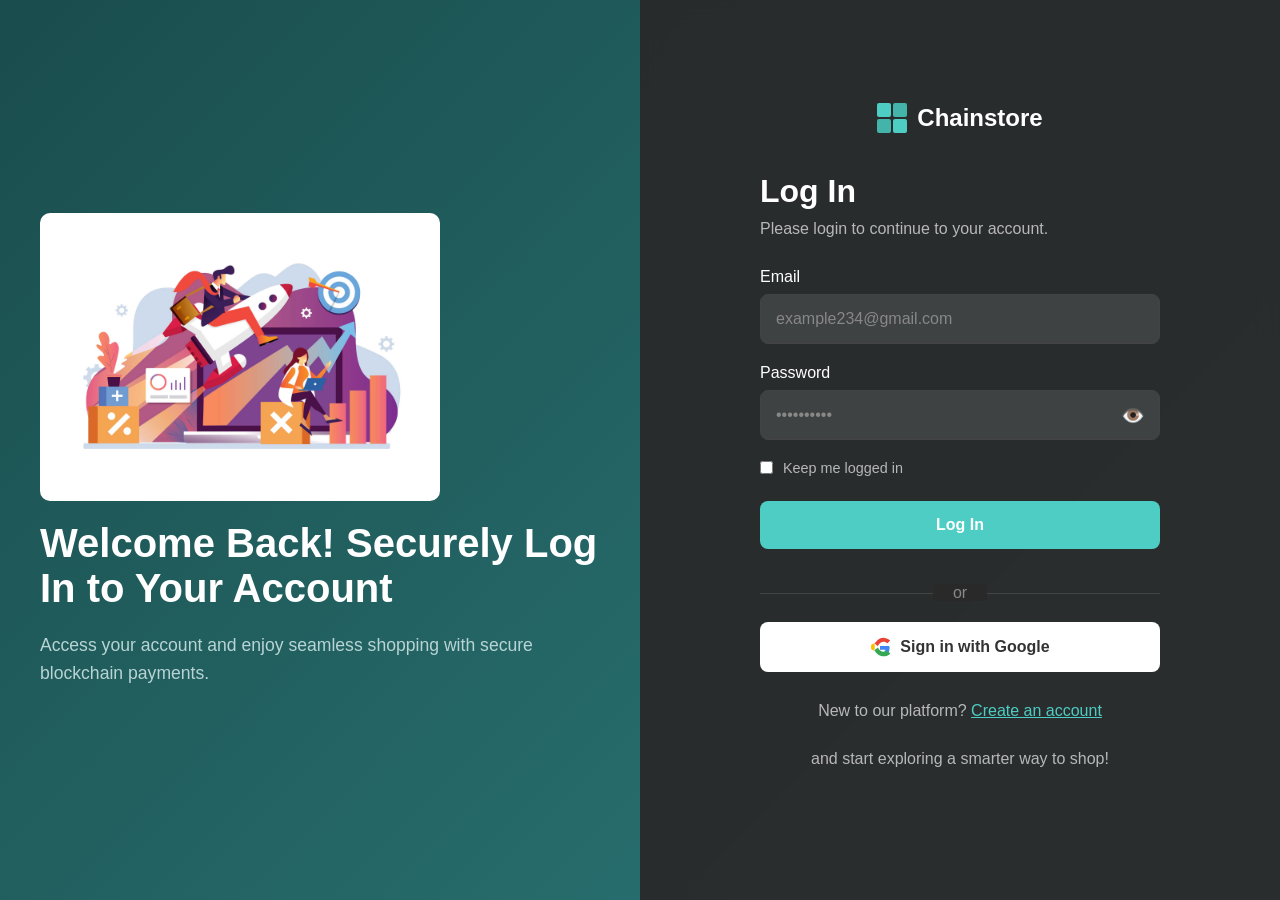
<file: index.html>
<!DOCTYPE html>
<html lang="en">
<head>
    <meta charset="UTF-8">
    <meta name="viewport" content="width=device-width, initial-scale=1.0">
    <title>Chainstore - Authentication</title>
    <link rel="stylesheet" href="styles.css">
</head>
<body>
    <div class="auth-container">
        <div class="auth-left">
            <img src="imges/try.jpg" alt="Authentication Background" class="auth-bg">
            <div class="welcome-text">
                <h1>Welcome Back! Securely Log In to Your Account</h1>
                <p>Access your account and enjoy seamless shopping with secure blockchain payments.</p>
            </div>
        </div>
        
        <div class="auth-right">
            <div class="auth-form-container">
                <div class="logo">
                    <div class="logo-icon">
                        <div class="logo-squares">
                            <div class="square"></div>
                            <div class="square"></div>
                            <div class="square"></div>
                            <div class="square"></div>
                        </div>
                    </div>
                    <span>Chainstore</span>
                </div>
                
                <!-- Login Form -->
                <div id="loginForm" class="auth-form">
                    <h2>Log In</h2>
                    <p>Please login to continue to your account.</p>
                    
                    <form id="loginFormElement">
                        <div class="form-group">
                            <label for="loginEmail">Email</label>
                            <input type="email" id="loginEmail" placeholder="example234@gmail.com" required>
                        </div>
                        
                        <div class="form-group">
                            <label for="loginPassword">Password</label>
                            <div class="password-input">
                                <input type="password" id="loginPassword" placeholder="••••••••••" required>
                                <button type="button" class="toggle-password" onclick="togglePassword('loginPassword')">
                                    <span>👁️</span>
                                </button>
                            </div>
                        </div>
                        
                        <div class="form-options">
                            <label class="checkbox-container">
                                <input type="checkbox" id="keepLoggedIn">
                                <span class="checkmark"></span>
                                Keep me logged in
                            </label>
                        </div>
                        
                        <button type="submit" class="auth-btn primary">Log In</button>
                        
                        <div class="divider">
                            <span>or</span>
                        </div>
                        
                        <button type="button" class="auth-btn google">
                            <img src="[data-uri]" alt="Google">
                            Sign in with Google
                        </button>
                    </form>
                    
                    <div class="auth-footer">
                        <p>New to our platform? <button type="button" class="switch-auth" onclick="switchToSignup()">Create an account</button></p>
                        <p>and start exploring a smarter way to shop!</p>
                    </div>
                </div>
                
                <!-- Signup Form -->
                <div id="signupForm" class="auth-form" style="display: none;">
                    <h2>Sign Up</h2>
                    <p>Please create an account to get started.</p>
                    
                    <form id="signupFormElement">
                        <div class="form-group">
                            <label for="signupFullName">Full Name</label>
                            <input type="text" id="signupFullName" placeholder="John Doe" required>
                        </div>
                        
                        <div class="form-group">
                            <label for="signupEmail">Email</label>
                            <input type="email" id="signupEmail" placeholder="example234@gmail.com" required>
                        </div>
                        
                        <div class="form-group">
                            <label for="signupPassword">Password</label>
                            <div class="password-input">
                                <input type="password" id="signupPassword" placeholder="••••••••••" required>
                                <button type="button" class="toggle-password" onclick="togglePassword('signupPassword')">
                                    <span>👁️</span>
                                </button>
                            </div>
                        </div>
                        
                        <div class="form-group">
                            <label for="confirmPassword">Confirm Password</label>
                            <div class="password-input">
                                <input type="password" id="confirmPassword" placeholder="••••••••••" required>
                                <button type="button" class="toggle-password" onclick="togglePassword('confirmPassword')">
                                    <span>👁️</span>
                                </button>
                            </div>
                        </div>
                        
                        <button type="submit" class="auth-btn primary">Sign Up</button>
                        
                        <div class="divider">
                            <span>or</span>
                        </div>
                        
                        <button type="button" class="auth-btn google">
                            <img src="[data-uri]" alt="Google">
                            Sign up with Google
                        </button>
                    </form>
                    
                    <div class="auth-footer">
                        <p>Already have an account? <button type="button" class="switch-auth" onclick="switchToLogin()">Log in</button></p>
                        <p>and continue your shopping journey!</p>
                    </div>
                </div>
            </div>
        </div>
    </div>
    
    <script src="script.js"></script>
</body>
</html>
</file>
<file: styles.css>
* {
    margin: 0;
    padding: 0;
    box-sizing: border-box;
}

body {
    font-family: -apple-system, BlinkMacSystemFont, 'Segoe UI', Roboto, sans-serif;
    background: linear-gradient(135deg, #1a4d4d 0%, #2d7a7a 100%);
    color: #ffffff;
    min-height: 100vh;
}

/* Authentication Styles */
.auth-container {
    display: flex;
    min-height: 100vh;
}

.auth-left {
    flex: 1;
    padding: 40px;
    display: flex;
    flex-direction: column;
    justify-content: center;
    position: relative;
}

.auth-bg {
    width: 100%;
    max-width: 400px;
    height: auto;
    margin-bottom: 20px;
    border-radius: 10px; /* optional */
}


.illustration {
    position: relative;
    height: 300px;
    margin-bottom: 40px;
}

.welcome-text h1 {
    font-size: 2.5rem;
    margin-bottom: 20px;
    color: #ffffff;
}

.welcome-text p {
    font-size: 1.1rem;
    color: #b8d4d4;
    line-height: 1.6;
}

.auth-right {
    flex: 1;
    background: rgba(42, 42, 42, 0.95);
    backdrop-filter: blur(10px);
    padding: 40px;
    display: flex;
    align-items: center;
    justify-content: center;
}

.auth-form-container {
    width: 100%;
    max-width: 400px;
}

.logo {
    display: flex;
    align-items: center;
    gap: 10px;
    margin-bottom: 40px;
    justify-content: center;
}

.logo-icon {
    width: 30px;
    height: 30px;
    position: relative;
}

.logo-squares {
    display: grid;
    grid-template-columns: 1fr 1fr;
    gap: 2px;
    width: 100%;
    height: 100%;
}

.square {
    background: #4ecdc4;
    border-radius: 2px;
}

.square:nth-child(1) { background: #4ecdc4; }
.square:nth-child(2) { background: #44b3aa; }
.square:nth-child(3) { background: #44b3aa; }
.square:nth-child(4) { background: #4ecdc4; }

.logo span {
    font-size: 1.5rem;
    font-weight: bold;
    color: #ffffff;
}

.auth-form h2 {
    font-size: 2rem;
    margin-bottom: 10px;
    color: #ffffff;
}

.auth-form p {
    color: #b8b8b8;
    margin-bottom: 30px;
}

.form-group {
    margin-bottom: 20px;
}

.form-group label {
    display: block;
    margin-bottom: 8px;
    color: #ffffff;
    font-weight: 500;
}

.form-group input,
.form-group select,
.form-group textarea {
    width: 100%;
    padding: 15px;
    border: 1px solid #444;
    border-radius: 8px;
    background: rgba(255, 255, 255, 0.1);
    color: #ffffff;
    font-size: 1rem;
    transition: border-color 0.3s;
}

.form-group input:focus,
.form-group select:focus,
.form-group textarea:focus {
    outline: none;
    border-color: #4ecdc4;
}

.form-group input::placeholder {
    color: #888;
}

.password-input {
    position: relative;
}

.toggle-password {
    position: absolute;
    right: 15px;
    top: 50%;
    transform: translateY(-50%);
    background: none;
    border: none;
    color: #888;
    cursor: pointer;
    font-size: 1.2rem;
}

.form-options {
    display: flex;
    align-items: center;
    margin-bottom: 25px;
}

.checkbox-container {
    display: flex;
    align-items: center;
    cursor: pointer;
    color: #b8b8b8;
    font-size: 0.9rem;
}

.checkbox-container input[type="checkbox"] {
    margin-right: 10px;
    width: auto;
}

.auth-btn {
    width: 100%;
    padding: 15px;
    border: none;
    border-radius: 8px;
    font-size: 1rem;
    font-weight: 600;
    cursor: pointer;
    transition: all 0.3s;
    margin-bottom: 15px;
}

.auth-btn.primary {
    background: #4ecdc4;
    color: #ffffff;
}

.auth-btn.primary:hover {
    background: #44b3aa;
}

.auth-btn.google {
    background: #ffffff;
    color: #333;
    display: flex;
    align-items: center;
    justify-content: center;
    gap: 10px;
}

.auth-btn.google:hover {
    background: #f5f5f5;
}

.divider {
    text-align: center;
    margin: 20px 0;
    position: relative;
    color: #888;
}

.divider::before {
    content: '';
    position: absolute;
    top: 50%;
    left: 0;
    right: 0;
    height: 1px;
    background: #444;
}

.divider span {
    background: rgba(42, 42, 42, 0.95);
    padding: 0 20px;
    position: relative;
    z-index: 1;
}

.auth-footer {
    text-align: center;
    margin-top: 30px;
    color: #b8b8b8;
}

.switch-auth {
    background: none;
    border: none;
    color: #4ecdc4;
    cursor: pointer;
    text-decoration: underline;
    font-size: inherit;
}

.switch-auth:hover {
    color: #44b3aa;
}

/* App Layout Styles */
.app-container {
    min-height: 100vh;
    display: flex;
    flex-direction: column;
}

.navbar {
    background: rgba(42, 42, 42, 0.95);
    backdrop-filter: blur(10px);
    padding: 15px 30px;
    display: flex;
    justify-content: space-between;
    align-items: center;
    border-bottom: 1px solid #444;
}

.nav-left .logo {
    display: flex;
    align-items: center;
    gap: 10px;
}

.nav-center {
    flex: 1;
    display: flex;
    justify-content: center;
}

.nav-links {
    display: flex;
    list-style: none;
    gap: 40px;
}

.nav-link {
    color: #b8b8b8;
    text-decoration: none;
    font-weight: 500;
    transition: color 0.3s;
    padding: 8px 0;
    position: relative;
}

.nav-link:hover,
.nav-link.active {
    color: #4ecdc4;
}

.nav-link.active::after {
    content: '';
    position: absolute;
    bottom: -15px;
    left: 0;
    right: 0;
    height: 2px;
    background: #4ecdc4;
}

.logout-btn {
    background: #ff4757;
    color: #ffffff;
    border: none;
    padding: 10px 20px;
    border-radius: 6px;
    cursor: pointer;
    font-weight: 500;
    transition: background 0.3s;
}

.logout-btn:hover {
    background: #ff3838;
}

.main-content {
    flex: 1;
    display: flex;
}

.sidebar {
    width: 250px;
    background: rgba(42, 42, 42, 0.95);
    backdrop-filter: blur(10px);
    padding: 20px 0;
    border-right: 1px solid #444;
}

.sidebar-menu {
    list-style: none;
}

.sidebar-link {
    display: block;
    padding: 15px 30px;
    color: #b8b8b8;
    text-decoration: none;
    font-weight: 500;
    transition: all 0.3s;
    border-left: 3px solid transparent;
}

.sidebar-link:hover,
.sidebar-link.active {
    color: #4ecdc4;
    background: rgba(78, 205, 196, 0.1);
    border-left-color: #4ecdc4;
}

.content {
    flex: 1;
    padding: 30px;
    background: linear-gradient(135deg, #1a4d4d 0%, #2d7a7a 100%);
}

.page {
    display: none;
}

.page.active {
    display: block;
}

.page-header {
    display: flex;
    justify-content: space-between;
    align-items: center;
    margin-bottom: 30px;
}

.page-header h1 {
    font-size: 2.5rem;
    color: #ffffff;
}

.add-btn {
    background: #4ecdc4;
    color: #ffffff;
    border: none;
    padding: 12px 24px;
    border-radius: 8px;
    cursor: pointer;
    font-weight: 600;
    transition: background 0.3s;
}

.add-btn:hover {
    background: #44b3aa;
}

/* Dashboard Styles */
.dashboard-cards {
    display: grid;
    grid-template-columns: repeat(auto-fit, minmax(250px, 1fr));
    gap: 20px;
    margin-bottom: 40px;
}

.card {
    background: rgba(42, 42, 42, 0.95);
    backdrop-filter: blur(10px);
    padding: 30px;
    border-radius: 12px;
    text-align: center;
    border: 1px solid #444;
}

.card h3 {
    color: #b8b8b8;
    margin-bottom: 15px;
    font-size: 1.1rem;
}

.card-number {
    font-size: 2.5rem;
    font-weight: bold;
    color: #4ecdc4;
}

.welcome-message {
    background: rgba(42, 42, 42, 0.95);
    backdrop-filter: blur(10px);
    padding: 40px;
    border-radius: 12px;
    text-align: center;
    border: 1px solid #444;
}

.welcome-message h2 {
    color: #ffffff;
    margin-bottom: 15px;
    font-size: 2rem;
}

.welcome-message p {
    color: #b8b8b8;
    font-size: 1.1rem;
    line-height: 1.6;
}

/* Search Styles */
.search-container {
    margin-bottom: 20px;
}

.search-container input {
    width: 100%;
    max-width: 400px;
    padding: 15px;
    border: 1px solid #444;
    border-radius: 8px;
    background: rgba(255, 255, 255, 0.1);
    color: #ffffff;
    font-size: 1rem;
}

.search-container input:focus {
    outline: none;
    border-color: #4ecdc4;
}

.search-container input::placeholder {
    color: #888;
}

/* Table Styles */
.table-container {
    background: rgba(42, 42, 42, 0.95);
    backdrop-filter: blur(10px);
    border-radius: 12px;
    overflow: hidden;
    border: 1px solid #444;
}

table {
    width: 100%;
    border-collapse: collapse;
}

th, td {
    padding: 15px;
    text-align: left;
    border-bottom: 1px solid #444;
}

th {
    background: rgba(78, 205, 196, 0.1);
    color: #4ecdc4;
    font-weight: 600;
}

td {
    color: #ffffff;
}

.no-data {
    text-align: center;
    color: #888;
    font-style: italic;
}

.action-btn {
    background: none;
    border: none;
    color: #4ecdc4;
    cursor: pointer;
    margin-right: 10px;
    font-size: 0.9rem;
    text-decoration: underline;
}

.action-btn:hover {
    color: #44b3aa;
}

.action-btn.delete {
    color: #ff4757;
}

.action-btn.delete:hover {
    color: #ff3838;
}

/* Modal Styles */
.modal {
    display: none;
    position: fixed;
    z-index: 1000;
    left: 0;
    top: 0;
    width: 100%;
    height: 100%;
    background: rgba(0, 0, 0, 0.8);
    backdrop-filter: blur(5px);
}

.modal-content {
    background: rgba(42, 42, 42, 0.95);
    backdrop-filter: blur(10px);
    margin: 5% auto;
    padding: 30px;
    border-radius: 12px;
    width: 90%;
    max-width: 500px;
    border: 1px solid #444;
    position: relative;
}

.close {
    position: absolute;
    right: 20px;
    top: 20px;
    font-size: 28px;
    font-weight: bold;
    color: #888;
    cursor: pointer;
}

.close:hover {
    color: #ffffff;
}

.modal-content h2 {
    color: #ffffff;
    margin-bottom: 20px;
    font-size: 1.8rem;
}

.modal-btn {
    padding: 12px 24px;
    border: none;
    border-radius: 8px;
    cursor: pointer;
    font-weight: 600;
    margin-right: 10px;
    transition: all 0.3s;
}

.modal-btn.primary {
    background: #4ecdc4;
    color: #ffffff;
}

.modal-btn.primary:hover {
    background: #44b3aa;
}

.modal-btn.secondary {
    background: #666;
    color: #ffffff;
}

.modal-btn.secondary:hover {
    background: #555;
}

/* Responsive Design */
@media (max-width: 768px) {
    .auth-container {
        flex-direction: column;
    }
    
    .auth-left {
        display: none;
    }
    
    .navbar {
        padding: 15px 20px;
    }
    
    .nav-center {
        display: none;
    }
    
    .main-content {
        flex-direction: column;
    }
    
    .sidebar {
        width: 100%;
        order: 2;
    }
    
    .sidebar-menu {
        display: flex;
        overflow-x: auto;
    }
    
    .sidebar-link {
        white-space: nowrap;
        border-left: none;
        border-bottom: 3px solid transparent;
    }
    
    .sidebar-link.active {
        border-left: none;
        border-bottom-color: #4ecdc4;
    }
    
    .content {
        padding: 20px;
        order: 1;
    }
    
    .page-header {
        flex-direction: column;
        gap: 20px;
        align-items: flex-start;
    }
    
    .dashboard-cards {
        grid-template-columns: 1fr;
    }
    
    .table-container {
        overflow-x: auto;
    }
    
    .modal-content {
        width: 95%;
        margin: 10% auto;
        padding: 20px;
    }
}
</file>
